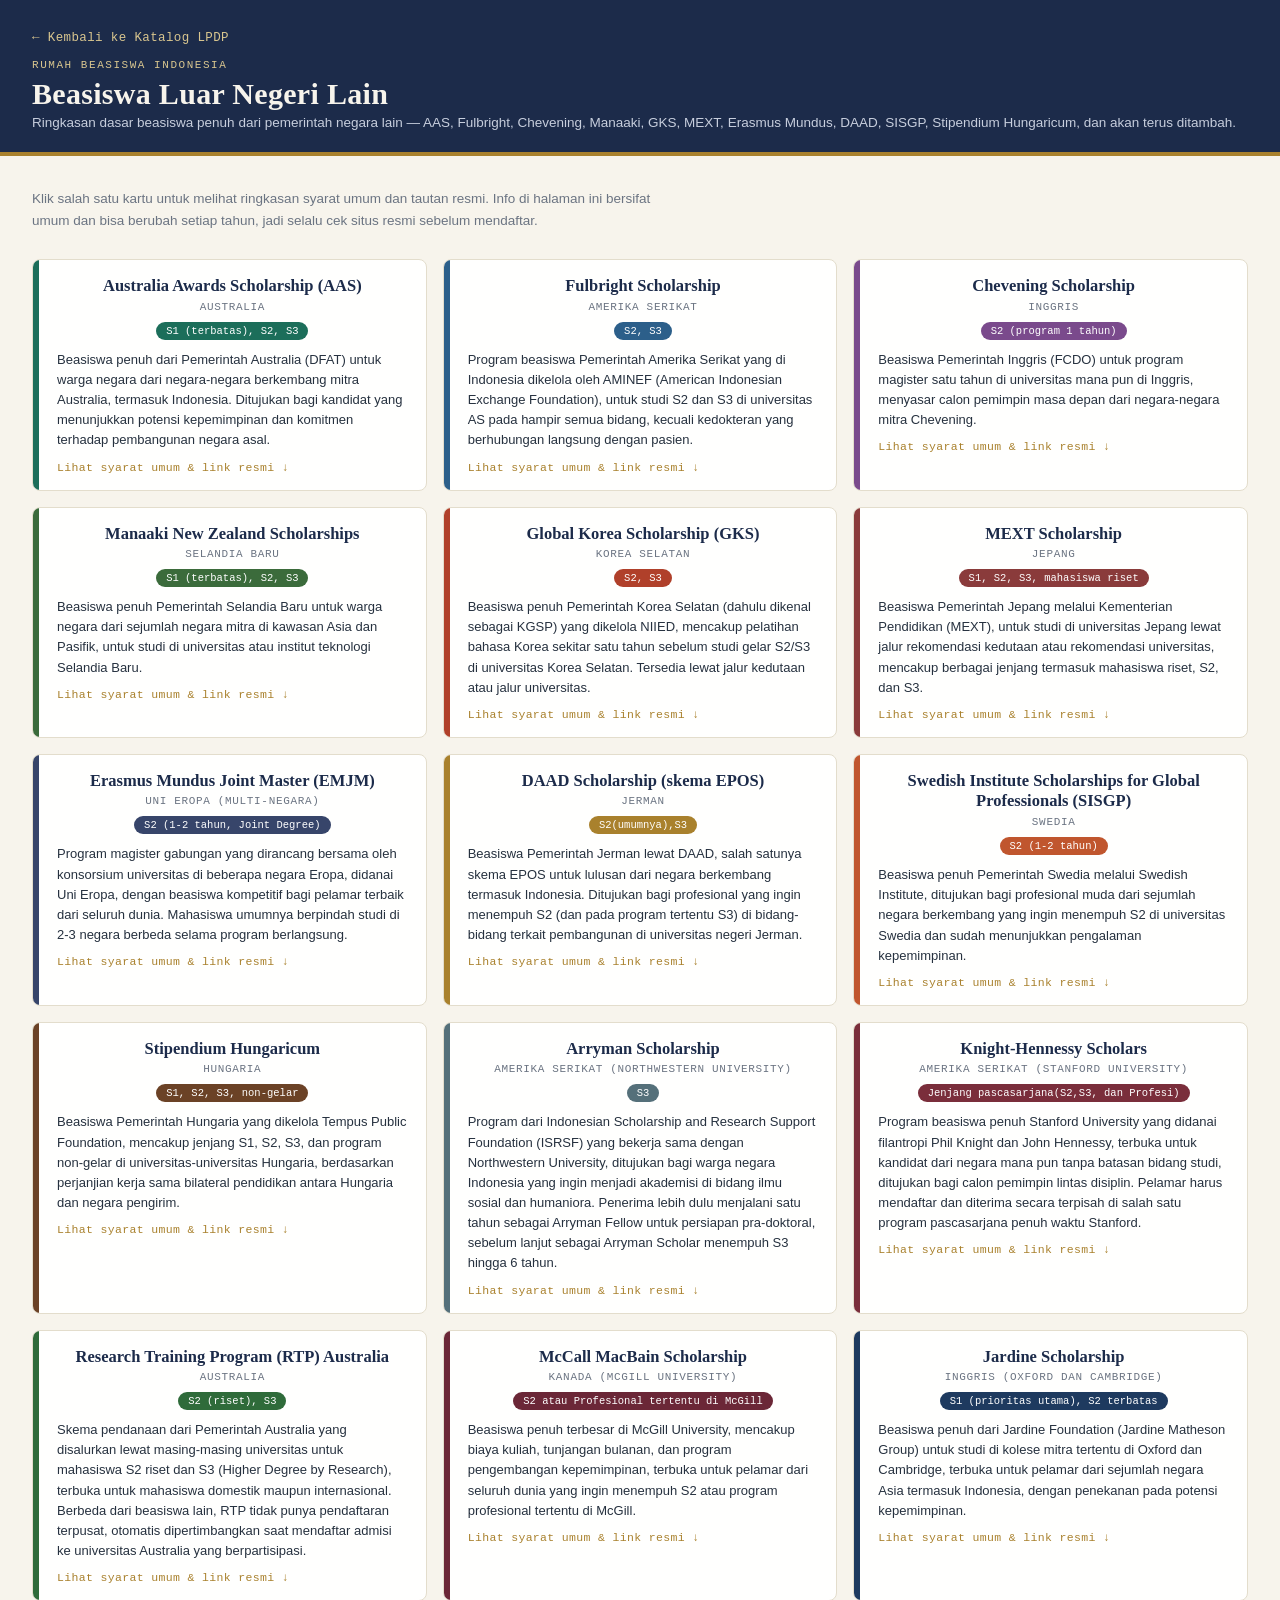
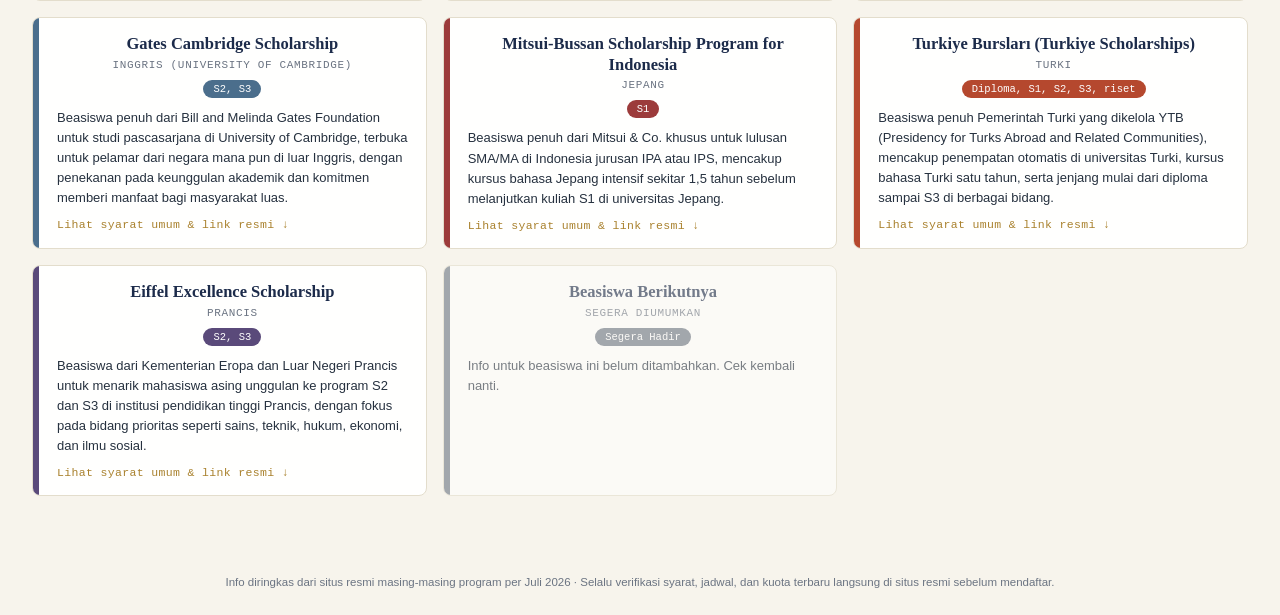
<file: beasiswa-lain.html>
<!DOCTYPE html>
<html lang="id">

<head>
  <link rel="stylesheet" href="styles.css">
  <link rel="icon" type="image/svg+xml" href="favicon.svg">
  <link rel="stylesheet" href="beasiswa-lain.css">
  <meta charset="UTF-8">
  <meta name="viewport" content="width=device-width, initial-scale=1.0">
  <title>Beasiswa Lain — Selain LPDP</title>
</head>

<body>
  <header>
    <a class="bl-back" href="index.html">&larr; Kembali ke Katalog LPDP</a>
    <div class="eyebrow" style="margin-top:14px;">Rumah Beasiswa Indonesia</div>
    <h1>Beasiswa Luar Negeri Lain</h1>
    <p class="sub">Ringkasan dasar beasiswa penuh dari pemerintah negara lain — AAS, Fulbright, Chevening, Manaaki,
      GKS, MEXT, Erasmus Mundus, DAAD, SISGP, Stipendium Hungaricum, dan akan terus ditambah.</p>
  </header>

  <div class="bl-intro">
    <p>Klik salah satu kartu untuk melihat ringkasan syarat umum dan tautan resmi. Info di halaman ini bersifat
      umum dan bisa berubah setiap tahun, jadi selalu cek situs resmi sebelum mendaftar.</p>
  </div>

  <main class="bl-grid" id="blGrid"></main>

  <footer>Info diringkas dari situs resmi masing-masing program per Juli 2026 · Selalu verifikasi syarat, jadwal,
    dan kuota terbaru langsung di situs resmi sebelum mendaftar.</footer>

  <script src="registry.js"></script>
  <script src="scholarships-info.js"></script>
  <script src="beasiswa-lain.js"></script>
</body>

</html>
</file>
<file: styles.css>
:root{
  --cream:#F7F4EC;
  --paper:#FFFFFE;
  --navy:#1C2B4A;
  --navy-soft:#37456A;
  --brass:#A9812D;
  --brass-soft:#D9C68F;
  --ink:#26313F;
  --ink-faint:#6B7482;
  --line:#E3DDCC;
  --stem:#1C6E5A;
  --share:#7A4A8C;
  --pendukung:#B0762A;
  --cofunding:#2C5F8A;
  --joint:#8A3B3B;
  --unggulan:#A9812D;
  --dn:#3B6B3B;
  --kewirausahaan:#C0562E;
}
*{box-sizing:border-box;}
html,body{margin:0;padding:0;}
body{
  background:var(--cream);
  color:var(--ink);
  font-family:-apple-system,BlinkMacSystemFont,"Segoe UI",Roboto,sans-serif;
  font-size:14px;
}
.mono{font-family:ui-monospace,SFMono-Regular,Consolas,"Courier New",monospace;}
.serif{font-family:Georgia,"Times New Roman",serif;}

header{
  background:var(--navy);
  color:var(--cream);
  padding:28px 32px 22px;
  border-bottom:4px solid var(--brass);
}
header .eyebrow{
  font-family:ui-monospace,SFMono-Regular,Consolas,monospace;
  font-size:11px;
  letter-spacing:.14em;
  text-transform:uppercase;
  color:var(--brass-soft);
  margin-bottom:6px;
}
header h1{
  font-family:Georgia,"Times New Roman",serif;
  font-size:30px;
  margin:0 0 4px;
  font-weight:700;
  letter-spacing:.01em;
}
header p.sub{margin:0;color:#C7CEDD;font-size:13.5px;}
.stats{
  display:flex;gap:26px;margin-top:16px;flex-wrap:wrap;
}
.stat{
  font-family:ui-monospace,SFMono-Regular,Consolas,monospace;
}
.stat .n{font-size:22px;color:#fff;font-weight:600;display:block;line-height:1.1;}
.stat .l{font-size:10.5px;color:#9FAAC0;text-transform:uppercase;letter-spacing:.08em;}

.toolbar{
  background:var(--paper);
  border-bottom:1px solid var(--line);
  padding:16px 32px;
  display:flex;
  gap:12px;
  flex-wrap:wrap;
  align-items:center;
  position:sticky; top:0; z-index:5;
  box-shadow:0 2px 8px rgba(28,43,74,.05);
}
#search{
  flex:1 1 280px;
  padding:10px 14px;
  border:1.5px solid var(--line);
  border-radius:6px;
  font-size:14px;
  background:var(--cream);
  color:var(--ink);
}
#search:focus{outline:none;border-color:var(--brass);background:#fff;}
select{
  padding:9px 10px;
  border:1.5px solid var(--line);
  border-radius:6px;
  background:var(--cream);
  color:var(--ink);
  font-size:13.5px;
  max-width:190px;
}
select:focus{outline:none;border-color:var(--brass);}
.clear-btn{
  padding:9px 14px;border-radius:6px;border:1.5px solid var(--line);
  background:#fff;color:var(--ink-faint);cursor:pointer;font-size:13px;
}
.clear-btn:hover{border-color:var(--navy);color:var(--navy);}

.legend{
  display:flex;gap:8px;flex-wrap:wrap;padding:12px 32px;background:var(--cream);
  border-bottom:1px solid var(--line);
}
.chip{
  font-size:11px;padding:3px 9px;border-radius:20px;color:#fff;
  font-family:ui-monospace,SFMono-Regular,Consolas,monospace;
  letter-spacing:.02em;
}

main{padding:20px 32px 60px;}
.table-wrap{
  background:var(--paper);
  border:1px solid var(--line);
  border-radius:8px;
  overflow:hidden;
}
table{width:100%;border-collapse:collapse;}
thead th{
  text-align:left;
  padding:11px 14px;
  background:var(--navy);
  color:#DDE3EE;
  font-size:11px;
  text-transform:uppercase;
  letter-spacing:.07em;
  font-weight:600;
  position:sticky;
  white-space:nowrap;
}
tbody td{
  padding:11px 14px;
  border-bottom:1px solid var(--line);
  vertical-align:top;
  font-size:13.3px;
}
tbody tr{position:relative;}
tbody tr:hover{background:#FCFAF3;}
tbody tr:hover td.editable{background:#FFF9E8;cursor:text;}
.spine{width:5px;padding:0!important;}
td.num{font-family:ui-monospace,SFMono-Regular,Consolas,monospace;color:var(--ink-faint);width:56px;}
td.pt{font-weight:600;color:var(--navy);}
.bidang-tag{
  display:inline-block;font-size:10.5px;padding:2px 8px;border-radius:20px;color:#fff;
  font-family:ui-monospace,SFMono-Regular,Consolas,monospace;white-space:nowrap;
}
.empty-state{padding:60px 20px;text-align:center;color:var(--ink-faint);}
.empty-state .big{font-size:34px;margin-bottom:8px;}

.pagination{
  display:flex;align-items:center;justify-content:space-between;
  padding:16px 4px 4px;flex-wrap:wrap;gap:10px;
}
.pagination button{
  padding:7px 13px;border:1.5px solid var(--line);background:#fff;border-radius:6px;
  cursor:pointer;color:var(--navy);font-size:13px;
}
.pagination button:disabled{opacity:.4;cursor:default;}
.pagination button:not(:disabled):hover{border-color:var(--navy);}
.page-info{font-family:ui-monospace,SFMono-Regular,Consolas,monospace;color:var(--ink-faint);font-size:12.5px;}

.editable[contenteditable="true"]{outline:2px solid var(--brass);background:#fff;}
footer{
  text-align:center;color:var(--ink-faint);font-size:11.5px;padding:20px;
}
</file>
<file: beasiswa-lain.css>
/* beasiswa-lain.css — memakai variabel warna dari styles.css, jadi styles.css harus tetap di-load duluan */

.bl-back{
  display:inline-flex;align-items:center;gap:6px;
  color:var(--brass-soft);text-decoration:none;font-size:12.5px;
  font-family:ui-monospace,SFMono-Regular,Consolas,monospace;
  letter-spacing:.03em;
}
.bl-back:hover{color:#fff;}

.bl-intro{
  padding:26px 32px 10px;max-width:720px;
}
.bl-intro p{color:var(--ink-faint);font-size:13.5px;line-height:1.6;margin:6px 0 0;}

.bl-grid{
  display:grid;
  grid-template-columns:repeat(auto-fill,minmax(300px,1fr));
  gap:16px;
  padding:18px 32px 60px;
}

.bl-card{
  background:var(--paper);
  border:1px solid var(--line);
  border-radius:8px;
  overflow:hidden;
  display:flex;
  cursor:pointer;
  transition:box-shadow .15s ease, transform .15s ease;
}
.bl-card:hover{box-shadow:0 6px 18px rgba(28,43,74,.08);transform:translateY(-1px);}

.bl-card .bl-spine{
  width:6px;flex-shrink:0;
}

.bl-card-body{padding:16px 18px;flex:1;min-width:0;}

.bl-card-header{
  text-align:center;margin-bottom:10px;
}
.bl-card-nama{
  font-family:Georgia,"Times New Roman",serif;
  color:var(--navy);
  font-size:16.5px;
  font-weight:700;
  margin:0 0 4px;
  line-height:1.25;
}
.bl-card-negara{
  display:block;
  font-family:ui-monospace,SFMono-Regular,Consolas,monospace;
  font-size:11px;color:var(--ink-faint);text-transform:uppercase;letter-spacing:.06em;
  margin-bottom:8px;
}
.bl-card-jenjang{
  display:inline-block;
  font-size:10.5px;padding:3px 10px;border-radius:20px;color:#fff;
  font-family:ui-monospace,SFMono-Regular,Consolas,monospace;white-space:nowrap;
}
.bl-card-deskripsi{
  font-size:13px;line-height:1.55;color:var(--ink);margin:10px 0 0;
}
.bl-card-toggle{
  margin-top:10px;font-size:11.5px;color:var(--brass);
  font-family:ui-monospace,SFMono-Regular,Consolas,monospace;
  letter-spacing:.03em;
}

.bl-card-detail{
  display:none;
  margin-top:12px;padding-top:12px;border-top:1px dashed var(--line);
}
.bl-card.bl-open .bl-card-detail{display:block;}
.bl-card.bl-open .bl-card-toggle{display:none;}

.bl-card-detail h4{
  margin:0 0 6px;font-size:11px;text-transform:uppercase;letter-spacing:.06em;
  color:var(--ink-faint);font-family:ui-monospace,SFMono-Regular,Consolas,monospace;
}
.bl-card-detail ul{margin:0 0 12px;padding-left:18px;}
.bl-card-detail li{font-size:12.6px;line-height:1.55;color:var(--ink);margin-bottom:4px;}

.bl-card-link{
  display:inline-block;background:var(--navy);color:#fff;
  padding:8px 14px;border-radius:6px;text-decoration:none;font-size:12.5px;font-weight:600;
}
.bl-card-link:hover{background:var(--navy-soft);}

.bl-card.bl-coming-soon{
  cursor:default;opacity:.6;
}
.bl-card.bl-coming-soon:hover{box-shadow:none;transform:none;}

.bl-empty{padding:60px 20px;text-align:center;color:var(--ink-faint);grid-column:1/-1;}

@media (max-width:520px){
  .bl-grid{grid-template-columns:1fr;padding:14px 18px 50px;}
  .bl-intro{padding:20px 18px 6px;}
}
</file>
